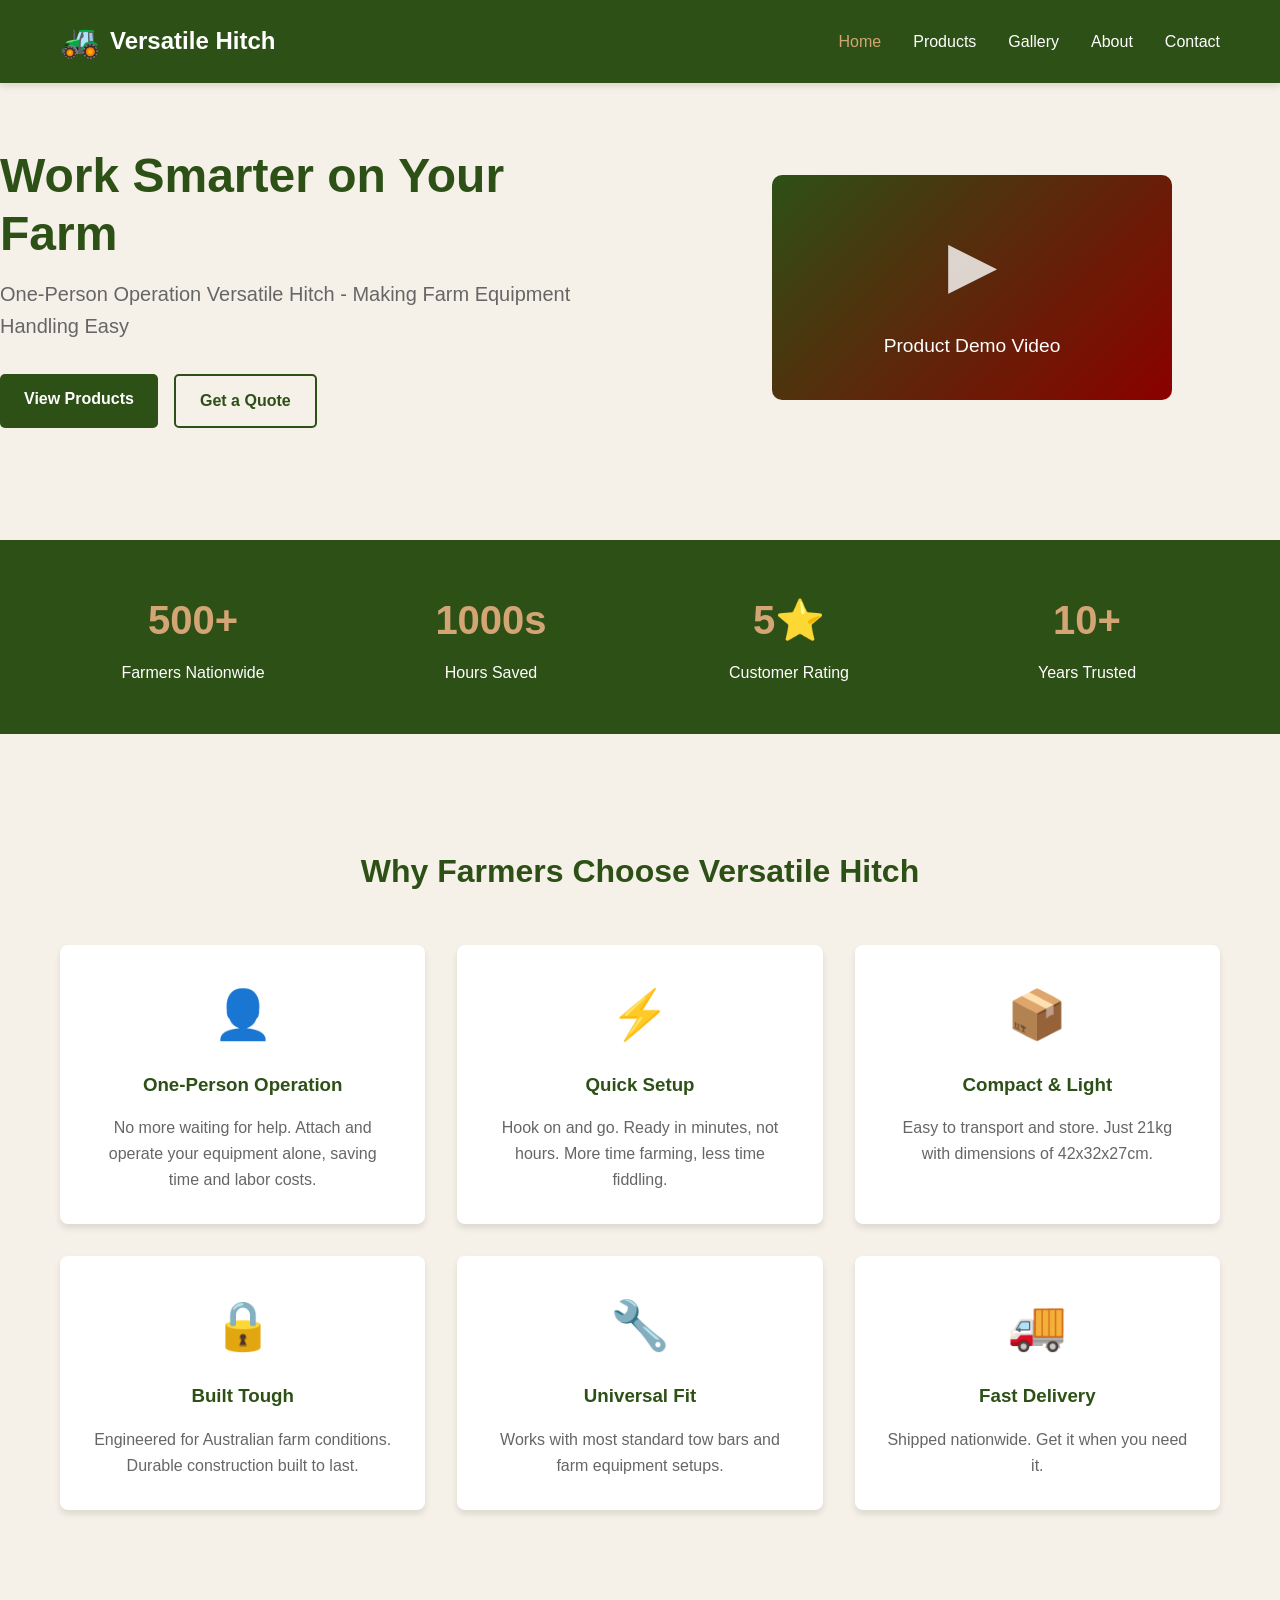
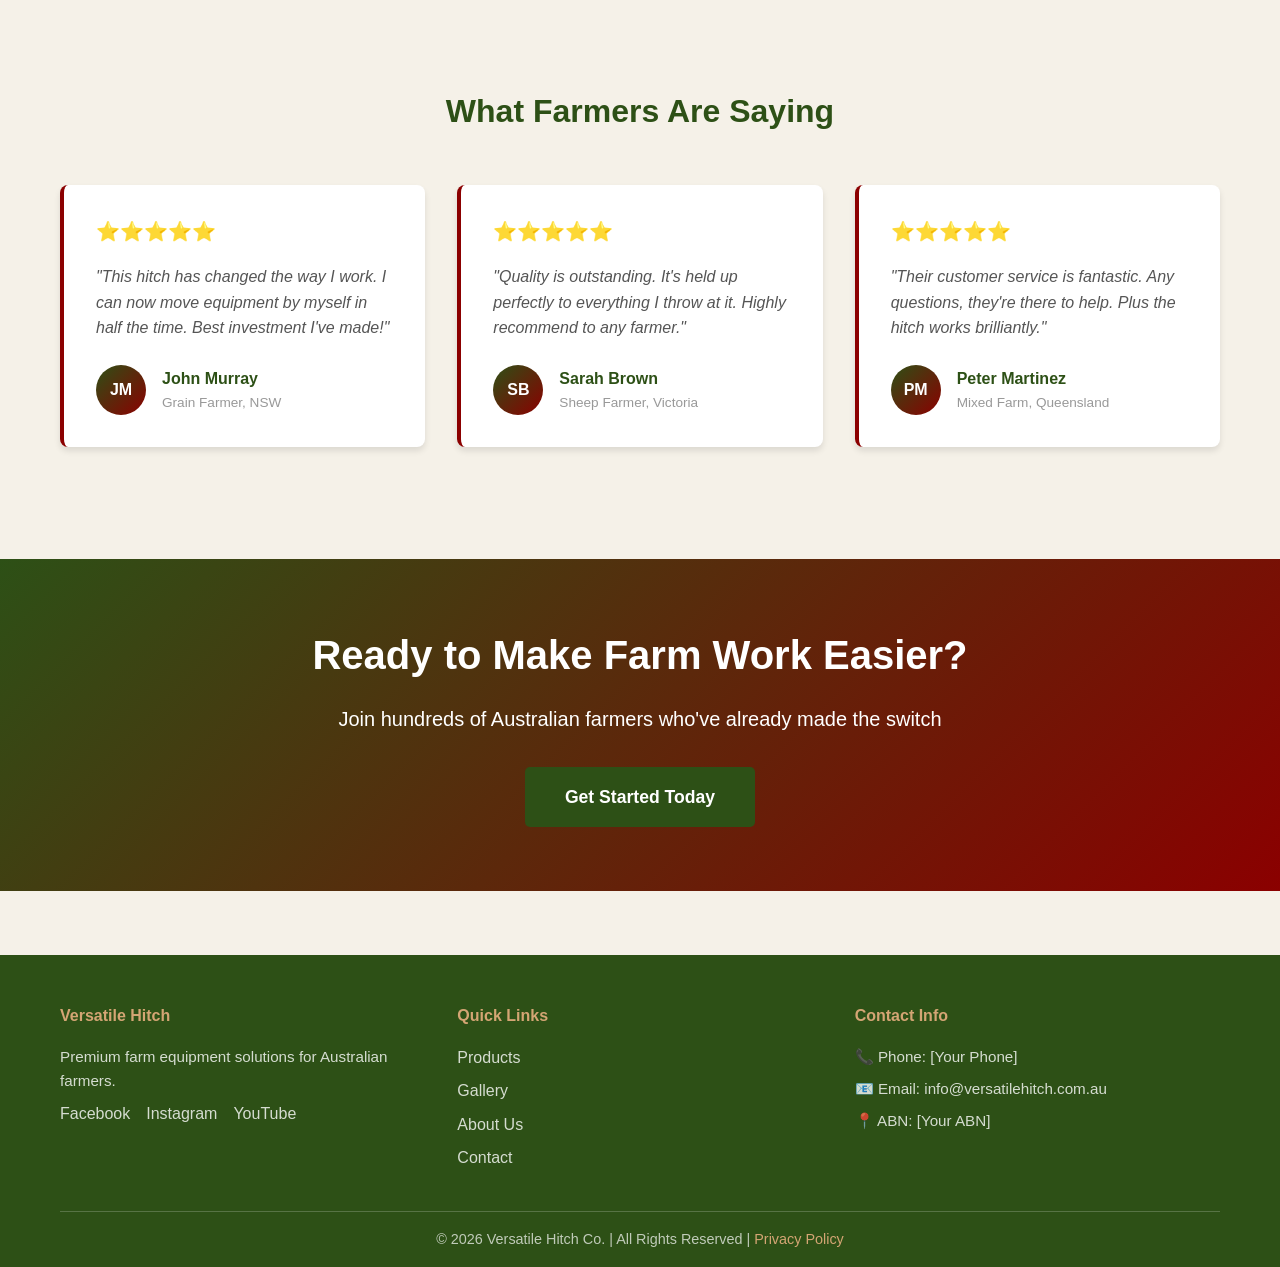
<file: index.html>
<!DOCTYPE html>
<html lang="en">
<head>
    <meta charset="UTF-8">
    <meta name="viewport" content="width=device-width, initial-scale=1.0">
    <meta name="description" content="Versatile Hitch Solutions - Premium Farm Equipment for Australian Farmers">
    <meta name="keywords" content="hitch, farm equipment, versatile hitch, easy hitch, Australia, farming">
    <title>Versatile Hitch Solutions | Premium Farm Equipment</title>
    <link rel="stylesheet" href="styles.css">
</head>
<body>
    <!-- Navigation -->
    <nav class="navbar">
        <div class="container">
            <div class="logo">
                <span class="logo-icon">🚜</span>
                <span class="logo-text">Versatile Hitch</span>
            </div>
            <ul class="nav-links">
                <li><a href="index.html" class="active">Home</a></li>
                <li><a href="products.html">Products</a></li>
                <li><a href="gallery.html">Gallery</a></li>
                <li><a href="about.html">About</a></li>
                <li><a href="contact.html">Contact</a></li>
            </ul>
            <div class="hamburger">
                <span></span>
                <span></span>
                <span></span>
            </div>
        </div>
    </nav>

    <!-- Hero Section -->
    <section class="hero">
        <div class="hero-content">
            <h1>Work Smarter on Your Farm</h1>
            <p>One-Person Operation Versatile Hitch - Making Farm Equipment Handling Easy</p>
            <div class="hero-buttons">
                <a href="products.html" class="btn btn-primary">View Products</a>
                <a href="contact.html" class="btn btn-secondary">Get a Quote</a>
            </div>
        </div>
        <div class="hero-video">
            <div class="video-placeholder">
                <div class="play-button">▶</div>
                <p>Product Demo Video</p>
            </div>
        </div>
    </section>

    <!-- Quick Stats -->
    <section class="stats">
        <div class="container">
            <div class="stat-card">
                <h3>500+</h3>
                <p>Farmers Nationwide</p>
            </div>
            <div class="stat-card">
                <h3>1000s</h3>
                <p>Hours Saved</p>
            </div>
            <div class="stat-card">
                <h3>5⭐</h3>
                <p>Customer Rating</p>
            </div>
            <div class="stat-card">
                <h3>10+</h3>
                <p>Years Trusted</p>
            </div>
        </div>
    </section>

    <!-- Features Overview -->
    <section class="features-overview">
        <div class="container">
            <h2>Why Farmers Choose Versatile Hitch</h2>
            <div class="features-grid">
                <div class="feature-card">
                    <div class="feature-icon">👤</div>
                    <h3>One-Person Operation</h3>
                    <p>No more waiting for help. Attach and operate your equipment alone, saving time and labor costs.</p>
                </div>
                <div class="feature-card">
                    <div class="feature-icon">⚡</div>
                    <h3>Quick Setup</h3>
                    <p>Hook on and go. Ready in minutes, not hours. More time farming, less time fiddling.</p>
                </div>
                <div class="feature-card">
                    <div class="feature-icon">📦</div>
                    <h3>Compact & Light</h3>
                    <p>Easy to transport and store. Just 21kg with dimensions of 42x32x27cm.</p>
                </div>
                <div class="feature-card">
                    <div class="feature-icon">🔒</div>
                    <h3>Built Tough</h3>
                    <p>Engineered for Australian farm conditions. Durable construction built to last.</p>
                </div>
                <div class="feature-card">
                    <div class="feature-icon">🔧</div>
                    <h3>Universal Fit</h3>
                    <p>Works with most standard tow bars and farm equipment setups.</p>
                </div>
                <div class="feature-card">
                    <div class="feature-icon">🚚</div>
                    <h3>Fast Delivery</h3>
                    <p>Shipped nationwide. Get it when you need it.</p>
                </div>
            </div>
        </div>
    </section>

    <!-- Testimonials -->
    <section class="testimonials">
        <div class="container">
            <h2>What Farmers Are Saying</h2>
            <div class="testimonials-grid">
                <div class="testimonial-card">
                    <div class="stars">⭐⭐⭐⭐⭐</div>
                    <p>"This hitch has changed the way I work. I can now move equipment by myself in half the time. Best investment I've made!"</p>
                    <div class="testimonial-author">
                        <div class="author-avatar">JM</div>
                        <div>
                            <h4>John Murray</h4>
                            <p>Grain Farmer, NSW</p>
                        </div>
                    </div>
                </div>
                <div class="testimonial-card">
                    <div class="stars">⭐⭐⭐⭐⭐</div>
                    <p>"Quality is outstanding. It's held up perfectly to everything I throw at it. Highly recommend to any farmer."</p>
                    <div class="testimonial-author">
                        <div class="author-avatar">SB</div>
                        <div>
                            <h4>Sarah Brown</h4>
                            <p>Sheep Farmer, Victoria</p>
                        </div>
                    </div>
                </div>
                <div class="testimonial-card">
                    <div class="stars">⭐⭐⭐⭐⭐</div>
                    <p>"Their customer service is fantastic. Any questions, they're there to help. Plus the hitch works brilliantly."</p>
                    <div class="testimonial-author">
                        <div class="author-avatar">PM</div>
                        <div>
                            <h4>Peter Martinez</h4>
                            <p>Mixed Farm, Queensland</p>
                        </div>
                    </div>
                </div>
            </div>
        </div>
    </section>

    <!-- CTA Section -->
    <section class="cta-section">
        <div class="container">
            <h2>Ready to Make Farm Work Easier?</h2>
            <p>Join hundreds of Australian farmers who've already made the switch</p>
            <a href="contact.html" class="btn btn-large">Get Started Today</a>
        </div>
    </section>

    <!-- Footer -->
    <footer class="footer">
        <div class="container">
            <div class="footer-content">
                <div class="footer-section">
                    <h4>Versatile Hitch</h4>
                    <p>Premium farm equipment solutions for Australian farmers.</p>
                    <div class="social-links">
                        <a href="#">Facebook</a>
                        <a href="#">Instagram</a>
                        <a href="#">YouTube</a>
                    </div>
                </div>
                <div class="footer-section">
                    <h4>Quick Links</h4>
                    <ul>
                        <li><a href="products.html">Products</a></li>
                        <li><a href="gallery.html">Gallery</a></li>
                        <li><a href="about.html">About Us</a></li>
                        <li><a href="contact.html">Contact</a></li>
                    </ul>
                </div>
                <div class="footer-section">
                    <h4>Contact Info</h4>
                    <p>📞 Phone: [Your Phone]</p>
                    <p>📧 Email: info@versatilehitch.com.au</p>
                    <p>📍 ABN: [Your ABN]</p>
                </div>
            </div>
            <div class="footer-bottom">
                <p>&copy; 2026 Versatile Hitch Co. | All Rights Reserved | <a href="#">Privacy Policy</a></p>
            </div>
        </div>
    </footer>

    <script src="scripts.js"></script>
</body>
</html>
</file>
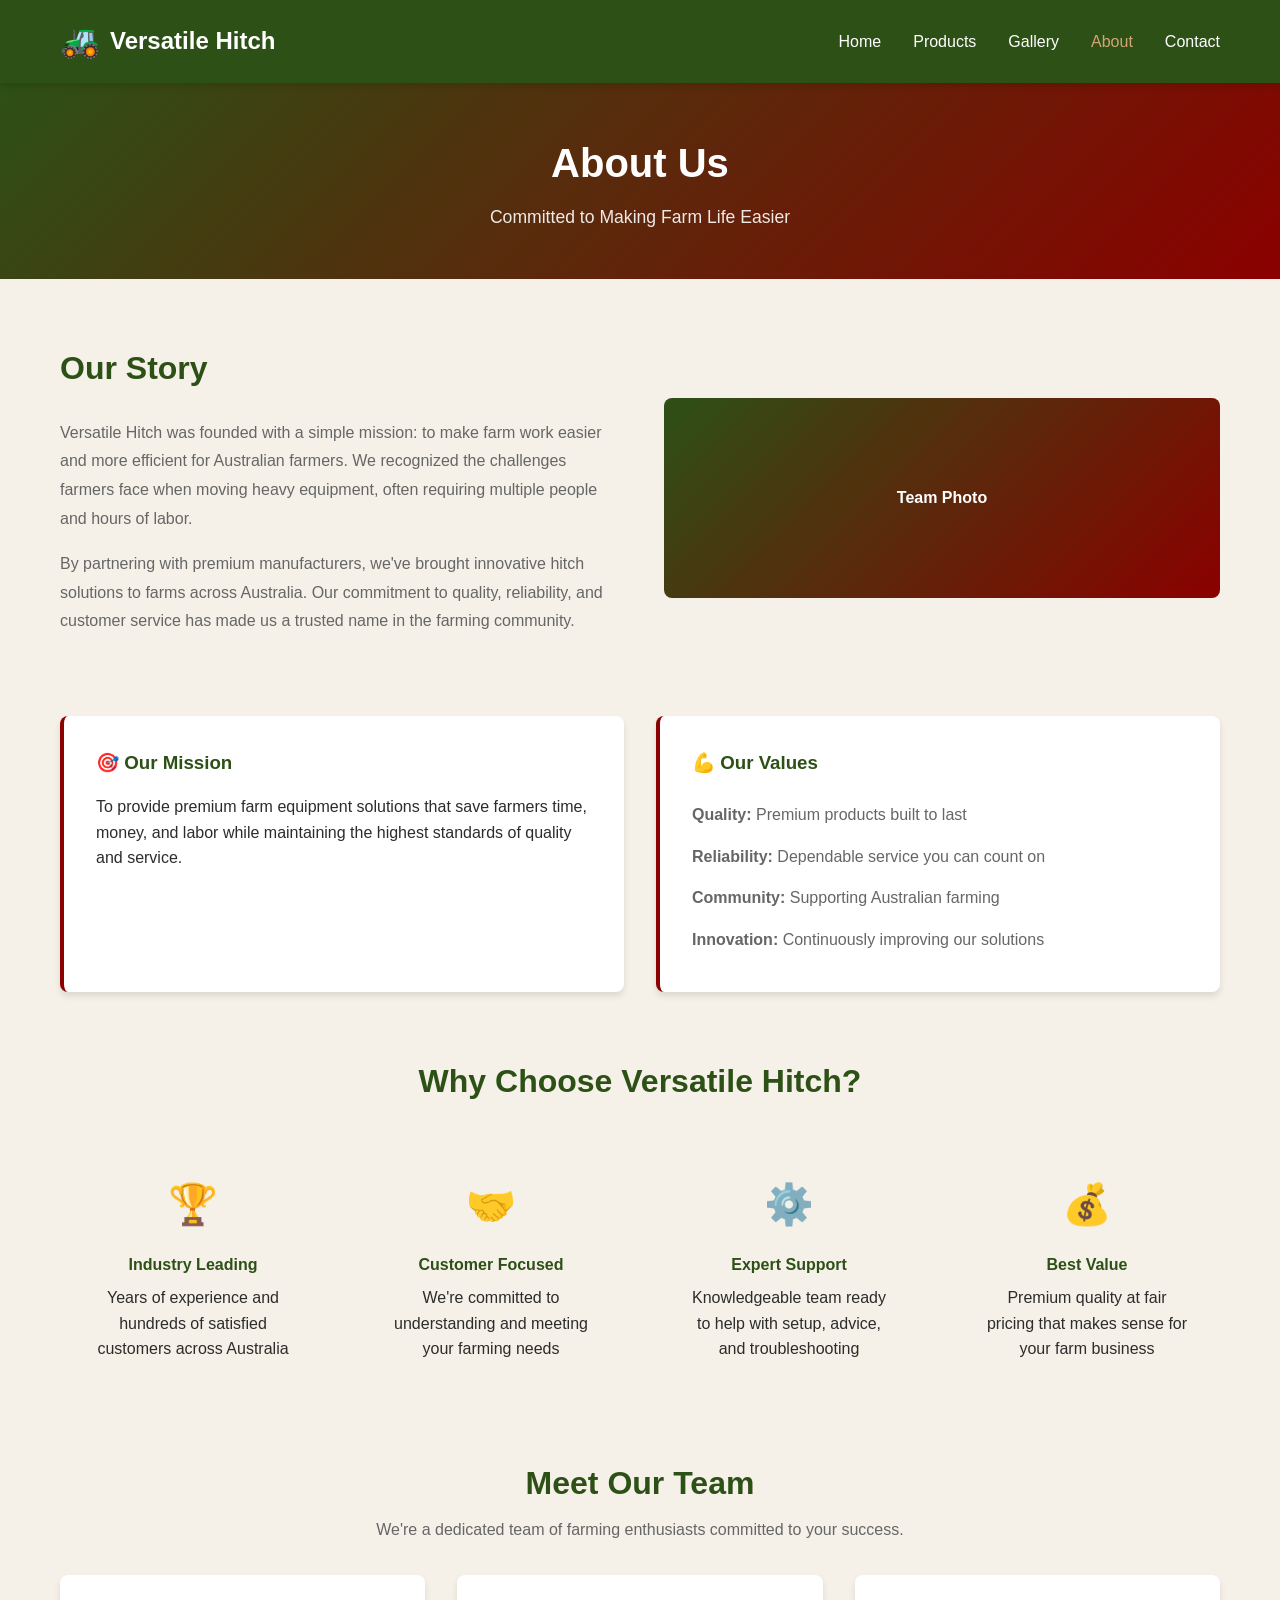
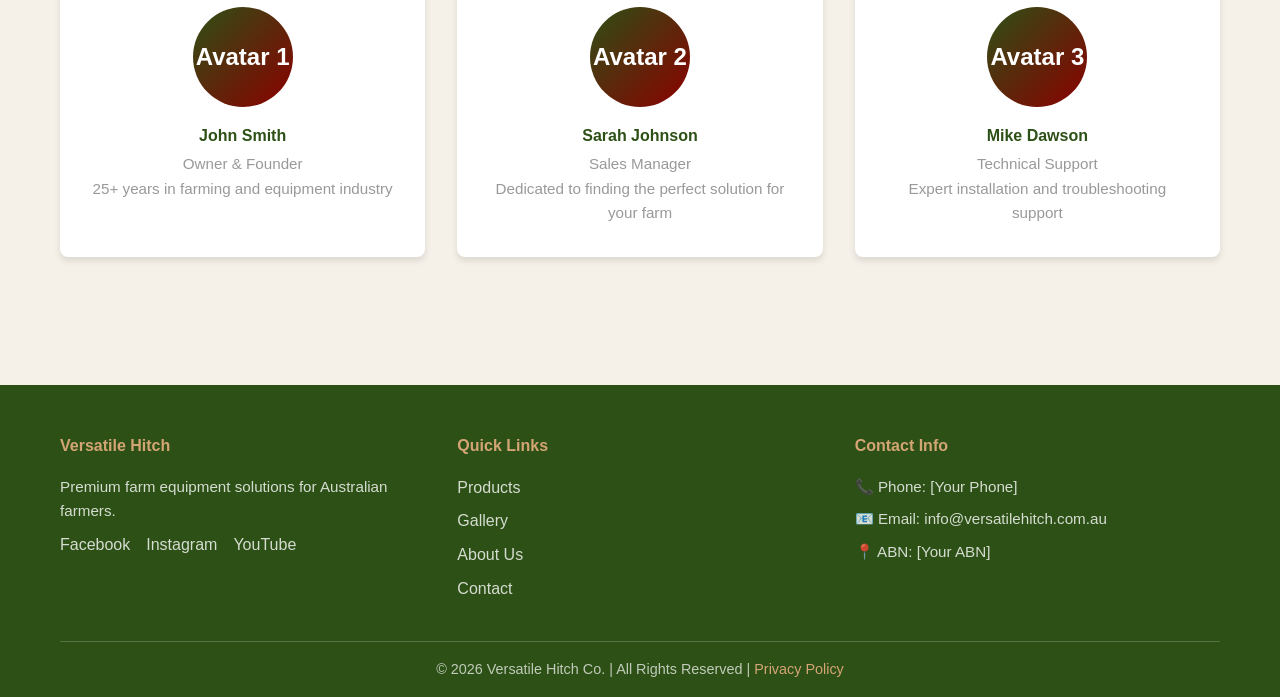
<file: about.html>
<!DOCTYPE html>
<html lang="en">
<head>
    <meta charset="UTF-8">
    <meta name="viewport" content="width=device-width, initial-scale=1.0">
    <meta name="description" content="About Versatile Hitch - Your Trusted Farm Equipment Partner">
    <title>About | Versatile Hitch Solutions</title>
    <link rel="stylesheet" href="styles.css">
</head>
<body>
    <!-- Navigation -->
    <nav class="navbar">
        <div class="container">
            <div class="logo">
                <span class="logo-icon">🚜</span>
                <span class="logo-text">Versatile Hitch</span>
            </div>
            <ul class="nav-links">
                <li><a href="index.html">Home</a></li>
                <li><a href="products.html">Products</a></li>
                <li><a href="gallery.html">Gallery</a></li>
                <li><a href="about.html" class="active">About</a></li>
                <li><a href="contact.html">Contact</a></li>
            </ul>
            <div class="hamburger">
                <span></span>
                <span></span>
                <span></span>
            </div>
        </div>
    </nav>

    <!-- Page Header -->
    <section class="page-header">
        <div class="container">
            <h1>About Us</h1>
            <p>Committed to Making Farm Life Easier</p>
        </div>
    </section>

    <!-- About Content -->
    <section class="about-section">
        <div class="container">
            <!-- Story -->
            <div class="about-content">
                <div class="about-text">
                    <h2>Our Story</h2>
                    <p>Versatile Hitch was founded with a simple mission: to make farm work easier and more efficient for Australian farmers. We recognized the challenges farmers face when moving heavy equipment, often requiring multiple people and hours of labor.</p>
                    <p>By partnering with premium manufacturers, we've brought innovative hitch solutions to farms across Australia. Our commitment to quality, reliability, and customer service has made us a trusted name in the farming community.</p>
                </div>
                <div class="about-image">
                    <div class="image-placeholder">Team Photo</div>
                </div>
            </div>

            <!-- Mission & Values -->
            <div class="mission-values">
                <div class="value-card">
                    <h3>🎯 Our Mission</h3>
                    <p>To provide premium farm equipment solutions that save farmers time, money, and labor while maintaining the highest standards of quality and service.</p>
                </div>
                <div class="value-card">
                    <h3>💪 Our Values</h3>
                    <ul>
                        <li><strong>Quality:</strong> Premium products built to last</li>
                        <li><strong>Reliability:</strong> Dependable service you can count on</li>
                        <li><strong>Community:</strong> Supporting Australian farming</li>
                        <li><strong>Innovation:</strong> Continuously improving our solutions</li>
                    </ul>
                </div>
            </div>

            <!-- Why Choose Us -->
            <div class="why-section">
                <h2>Why Choose Versatile Hitch?</h2>
                <div class="why-grid">
                    <div class="why-card">
                        <div class="why-icon">🏆</div>
                        <h4>Industry Leading</h4>
                        <p>Years of experience and hundreds of satisfied customers across Australia</p>
                    </div>
                    <div class="why-card">
                        <div class="why-icon">🤝</div>
                        <h4>Customer Focused</h4>
                        <p>We're committed to understanding and meeting your farming needs</p>
                    </div>
                    <div class="why-card">
                        <div class="why-icon">⚙️</div>
                        <h4>Expert Support</h4>
                        <p>Knowledgeable team ready to help with setup, advice, and troubleshooting</p>
                    </div>
                    <div class="why-card">
                        <div class="why-icon">💰</div>
                        <h4>Best Value</h4>
                        <p>Premium quality at fair pricing that makes sense for your farm business</p>
                    </div>
                </div>
            </div>

            <!-- Team -->
            <div class="team-section">
                <h2>Meet Our Team</h2>
                <p>We're a dedicated team of farming enthusiasts committed to your success.</p>
                <div class="team-grid">
                    <div class="team-member">
                        <div class="member-avatar">Avatar 1</div>
                        <h4>John Smith</h4>
                        <p>Owner & Founder</p>
                        <p class="bio">25+ years in farming and equipment industry</p>
                    </div>
                    <div class="team-member">
                        <div class="member-avatar">Avatar 2</div>
                        <h4>Sarah Johnson</h4>
                        <p>Sales Manager</p>
                        <p class="bio">Dedicated to finding the perfect solution for your farm</p>
                    </div>
                    <div class="team-member">
                        <div class="member-avatar">Avatar 3</div>
                        <h4>Mike Dawson</h4>
                        <p>Technical Support</p>
                        <p class="bio">Expert installation and troubleshooting support</p>
                    </div>
                </div>
            </div>
        </div>
    </section>

    <!-- Footer -->
    <footer class="footer">
        <div class="container">
            <div class="footer-content">
                <div class="footer-section">
                    <h4>Versatile Hitch</h4>
                    <p>Premium farm equipment solutions for Australian farmers.</p>
                    <div class="social-links">
                        <a href="#">Facebook</a>
                        <a href="#">Instagram</a>
                        <a href="#">YouTube</a>
                    </div>
                </div>
                <div class="footer-section">
                    <h4>Quick Links</h4>
                    <ul>
                        <li><a href="products.html">Products</a></li>
                        <li><a href="gallery.html">Gallery</a></li>
                        <li><a href="about.html">About Us</a></li>
                        <li><a href="contact.html">Contact</a></li>
                    </ul>
                </div>
                <div class="footer-section">
                    <h4>Contact Info</h4>
                    <p>📞 Phone: [Your Phone]</p>
                    <p>📧 Email: info@versatilehitch.com.au</p>
                    <p>📍 ABN: [Your ABN]</p>
                </div>
            </div>
            <div class="footer-bottom">
                <p>&copy; 2026 Versatile Hitch Co. | All Rights Reserved | <a href="#">Privacy Policy</a></p>
            </div>
        </div>
    </footer>

    <script src="scripts.js"></script>
</body>
</html>
</file>
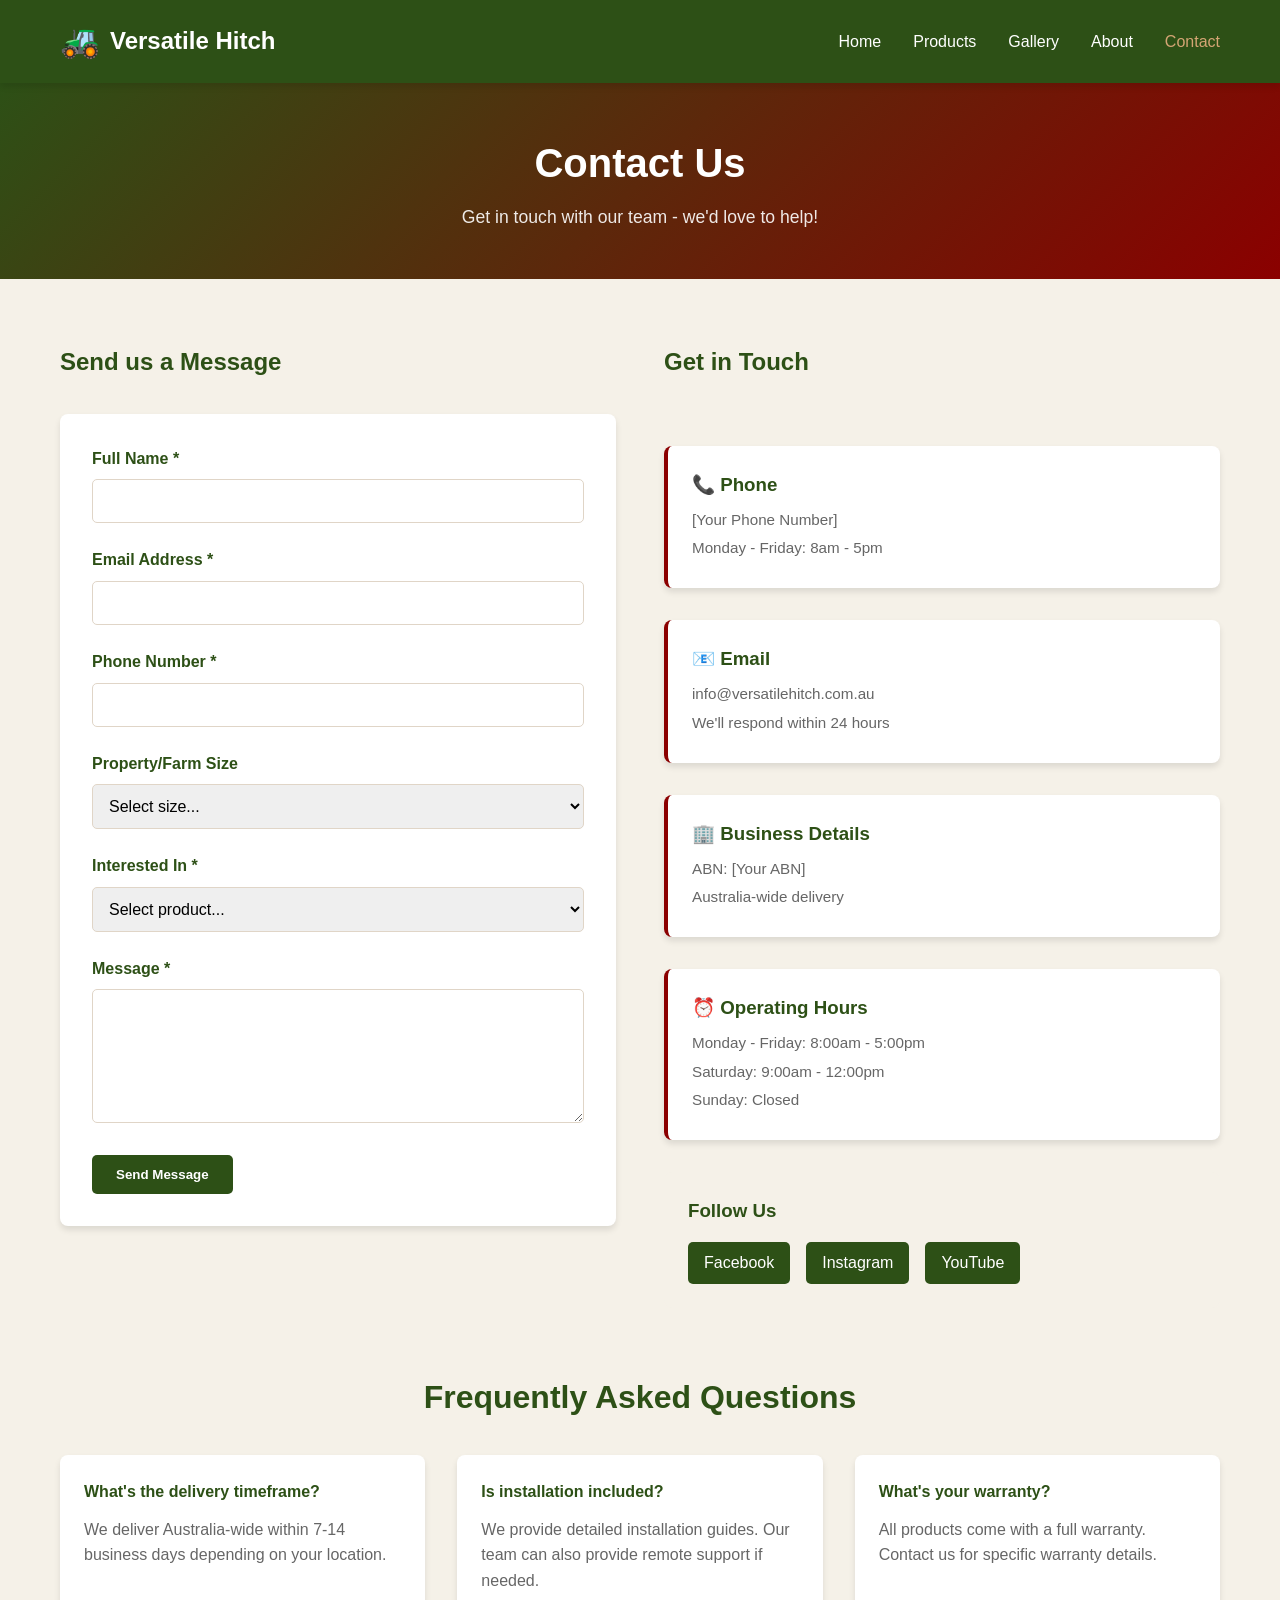
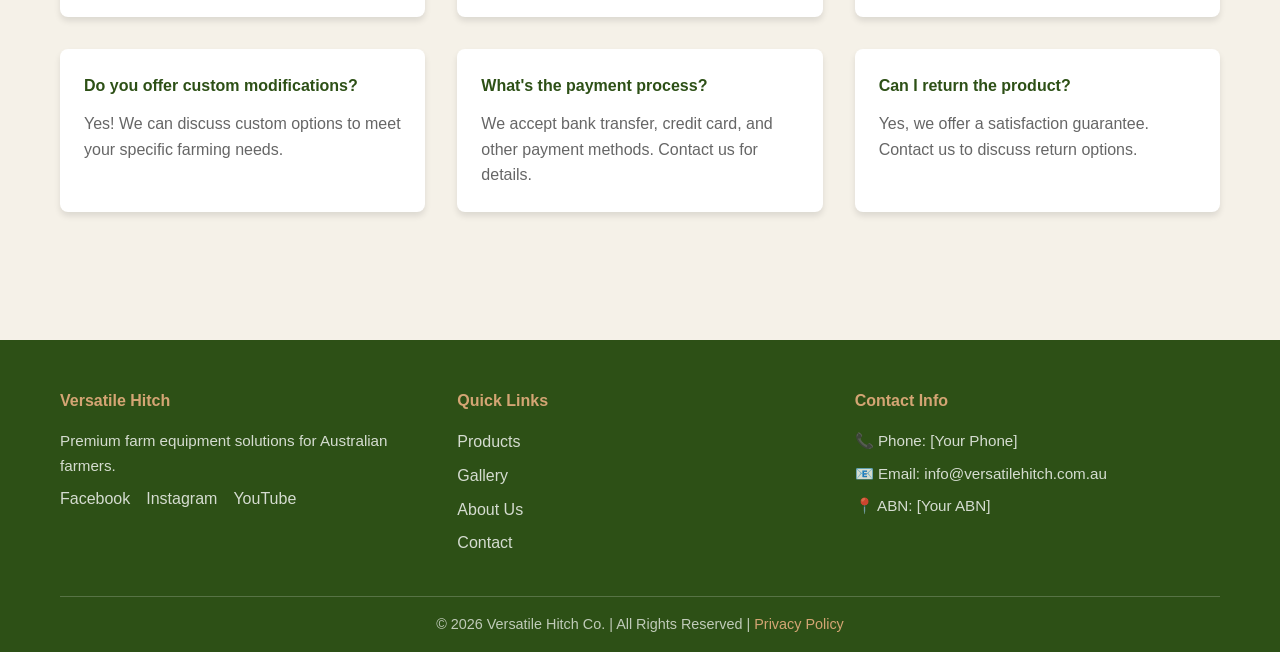
<file: contact.html>
<!DOCTYPE html>
<html lang="en">
<head>
    <meta charset="UTF-8">
    <meta name="viewport" content="width=device-width, initial-scale=1.0">
    <meta name="description" content="Contact Versatile Hitch - Get Your Quote Today">
    <title>Contact | Versatile Hitch Solutions</title>
    <link rel="stylesheet" href="styles.css">
</head>
<body>
    <!-- Navigation -->
    <nav class="navbar">
        <div class="container">
            <div class="logo">
                <span class="logo-icon">🚜</span>
                <span class="logo-text">Versatile Hitch</span>
            </div>
            <ul class="nav-links">
                <li><a href="index.html">Home</a></li>
                <li><a href="products.html">Products</a></li>
                <li><a href="gallery.html">Gallery</a></li>
                <li><a href="about.html">About</a></li>
                <li><a href="contact.html" class="active">Contact</a></li>
            </ul>
            <div class="hamburger">
                <span></span>
                <span></span>
                <span></span>
            </div>
        </div>
    </nav>

    <!-- Page Header -->
    <section class="page-header">
        <div class="container">
            <h1>Contact Us</h1>
            <p>Get in touch with our team - we'd love to help!</p>
        </div>
    </section>

    <!-- Contact Section -->
    <section class="contact-section">
        <div class="container">
            <div class="contact-wrapper">
                <!-- Contact Form -->
                <div class="contact-form-container">
                    <h2>Send us a Message</h2>
                    <form class="contact-form" id="contactForm">
                        <div class="form-group">
                            <label for="name">Full Name *</label>
                            <input type="text" id="name" name="name" required>
                        </div>
                        <div class="form-group">
                            <label for="email">Email Address *</label>
                            <input type="email" id="email" name="email" required>
                        </div>
                        <div class="form-group">
                            <label for="phone">Phone Number *</label>
                            <input type="tel" id="phone" name="phone" required>
                        </div>
                        <div class="form-group">
                            <label for="property">Property/Farm Size</label>
                            <select id="property" name="property">
                                <option>Select size...</option>
                                <option>Small (0-50 hectares)</option>
                                <option>Medium (50-200 hectares)</option>
                                <option>Large (200-500 hectares)</option>
                                <option>Very Large (500+ hectares)</option>
                            </select>
                        </div>
                        <div class="form-group">
                            <label for="product">Interested In *</label>
                            <select id="product" name="product" required>
                                <option>Select product...</option>
                                <option>Standard Versatile Hitch (VH-3500)</option>
                                <option>Heavy-Duty Versatile Hitch (VH-5000)</option>
                                <option>Get more information</option>
                                <option>Schedule a demo</option>
                            </select>
                        </div>
                        <div class="form-group">
                            <label for="message">Message *</label>
                            <textarea id="message" name="message" rows="6" required></textarea>
                        </div>
                        <button type="submit" class="btn btn-primary">Send Message</button>
                    </form>
                    <div class="form-message" id="formMessage" style="display:none;"></div>
                </div>

                <!-- Contact Info -->
                <div class="contact-info-container">
                    <h2>Get in Touch</h2>
                    
                    <div class="contact-info-card">
                        <h3>📞 Phone</h3>
                        <p>[Your Phone Number]</p>
                        <p>Monday - Friday: 8am - 5pm</p>
                    </div>

                    <div class="contact-info-card">
                        <h3>📧 Email</h3>
                        <p>info@versatilehitch.com.au</p>
                        <p>We'll respond within 24 hours</p>
                    </div>

                    <div class="contact-info-card">
                        <h3>🏢 Business Details</h3>
                        <p>ABN: [Your ABN]</p>
                        <p>Australia-wide delivery</p>
                    </div>

                    <div class="contact-info-card">
                        <h3>⏰ Operating Hours</h3>
                        <p>Monday - Friday: 8:00am - 5:00pm</p>
                        <p>Saturday: 9:00am - 12:00pm</p>
                        <p>Sunday: Closed</p>
                    </div>

                    <div class="social-section">
                        <h3>Follow Us</h3>
                        <div class="social-buttons">
                            <a href="#" class="social-btn">Facebook</a>
                            <a href="#" class="social-btn">Instagram</a>
                            <a href="#" class="social-btn">YouTube</a>
                        </div>
                    </div>
                </div>
            </div>

            <!-- FAQs -->
            <div class="faq-section">
                <h2>Frequently Asked Questions</h2>
                <div class="faq-grid">
                    <div class="faq-item">
                        <h4>What's the delivery timeframe?</h4>
                        <p>We deliver Australia-wide within 7-14 business days depending on your location.</p>
                    </div>
                    <div class="faq-item">
                        <h4>Is installation included?</h4>
                        <p>We provide detailed installation guides. Our team can also provide remote support if needed.</p>
                    </div>
                    <div class="faq-item">
                        <h4>What's your warranty?</h4>
                        <p>All products come with a full warranty. Contact us for specific warranty details.</p>
                    </div>
                    <div class="faq-item">
                        <h4>Do you offer custom modifications?</h4>
                        <p>Yes! We can discuss custom options to meet your specific farming needs.</p>
                    </div>
                    <div class="faq-item">
                        <h4>What's the payment process?</h4>
                        <p>We accept bank transfer, credit card, and other payment methods. Contact us for details.</p>
                    </div>
                    <div class="faq-item">
                        <h4>Can I return the product?</h4>
                        <p>Yes, we offer a satisfaction guarantee. Contact us to discuss return options.</p>
                    </div>
                </div>
            </div>
        </div>
    </section>

    <!-- Footer -->
    <footer class="footer">
        <div class="container">
            <div class="footer-content">
                <div class="footer-section">
                    <h4>Versatile Hitch</h4>
                    <p>Premium farm equipment solutions for Australian farmers.</p>
                    <div class="social-links">
                        <a href="#">Facebook</a>
                        <a href="#">Instagram</a>
                        <a href="#">YouTube</a>
                    </div>
                </div>
                <div class="footer-section">
                    <h4>Quick Links</h4>
                    <ul>
                        <li><a href="products.html">Products</a></li>
                        <li><a href="gallery.html">Gallery</a></li>
                        <li><a href="about.html">About Us</a></li>
                        <li><a href="contact.html">Contact</a></li>
                    </ul>
                </div>
                <div class="footer-section">
                    <h4>Contact Info</h4>
                    <p>📞 Phone: [Your Phone]</p>
                    <p>📧 Email: info@versatilehitch.com.au</p>
                    <p>📍 ABN: [Your ABN]</p>
                </div>
            </div>
            <div class="footer-bottom">
                <p>&copy; 2026 Versatile Hitch Co. | All Rights Reserved | <a href="#">Privacy Policy</a></p>
            </div>
        </div>
    </footer>

    <script src="scripts.js"></script>
</body>
</html>
</file>
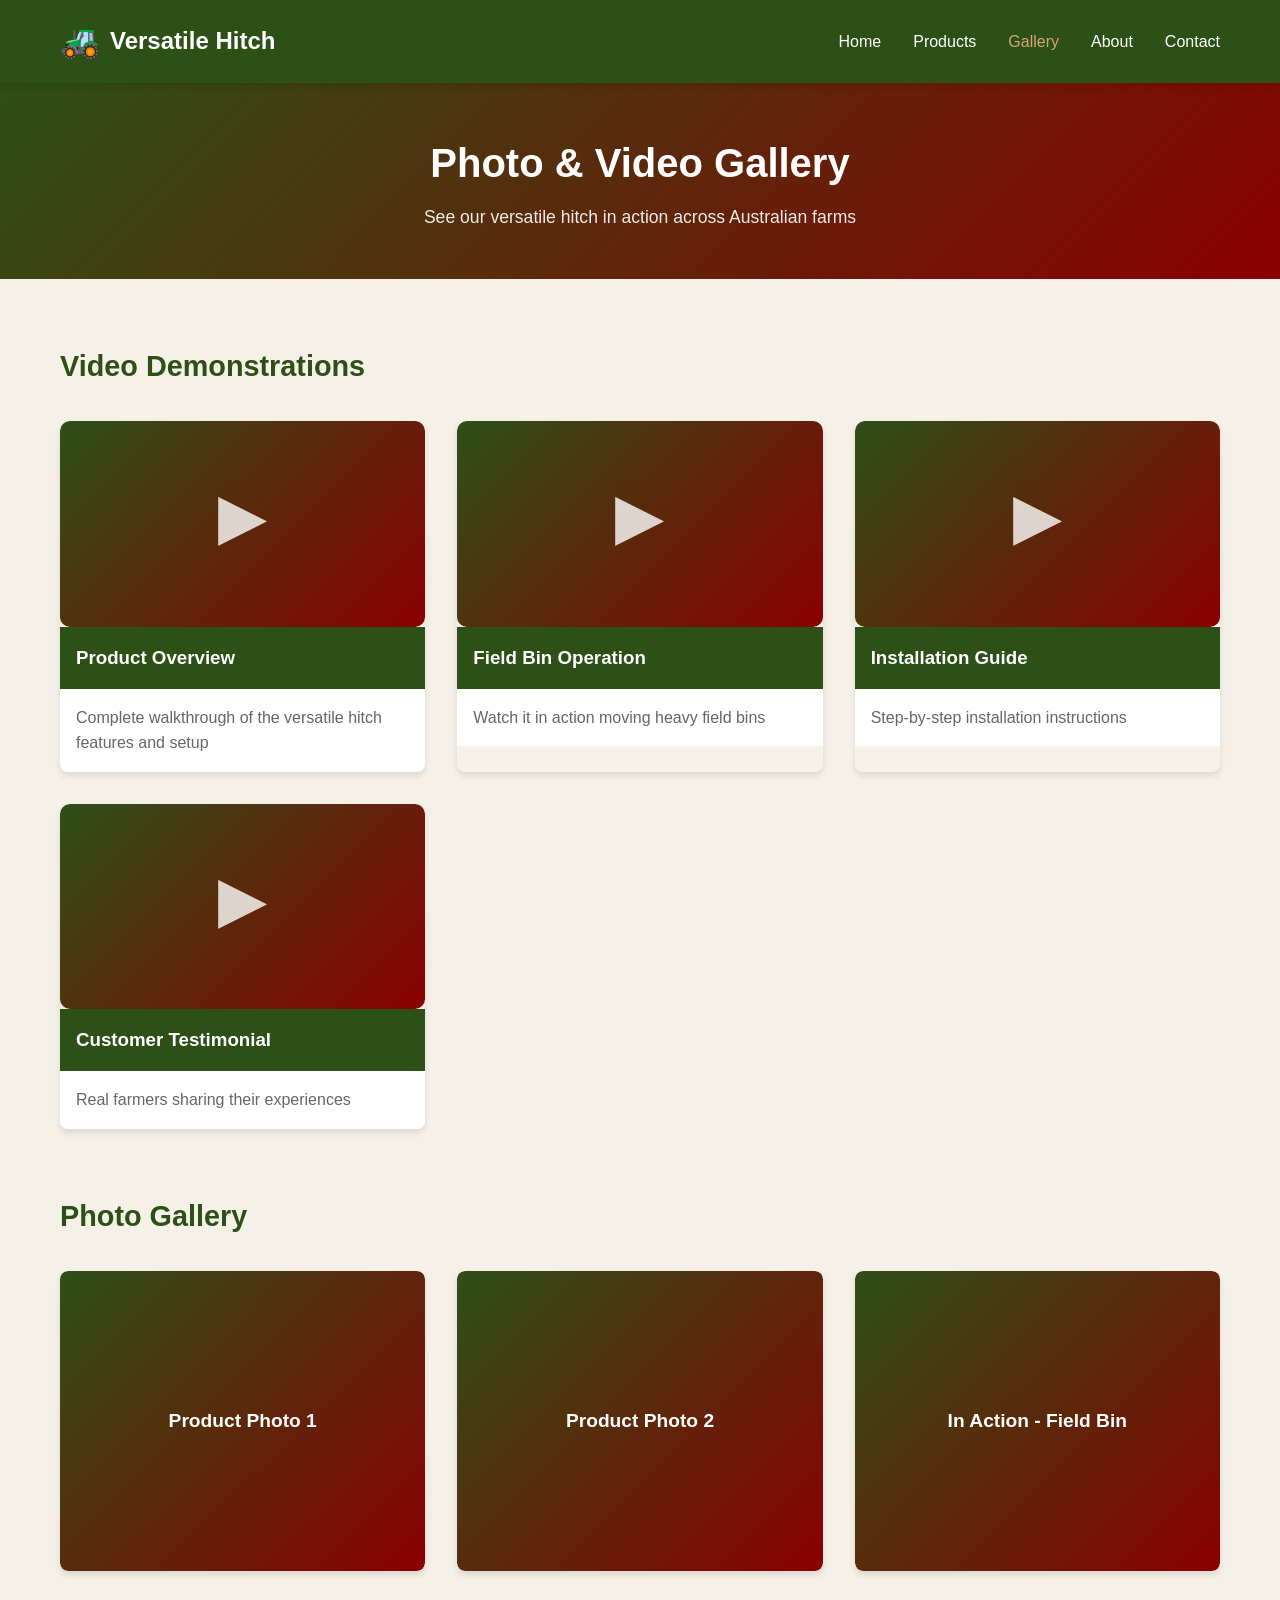
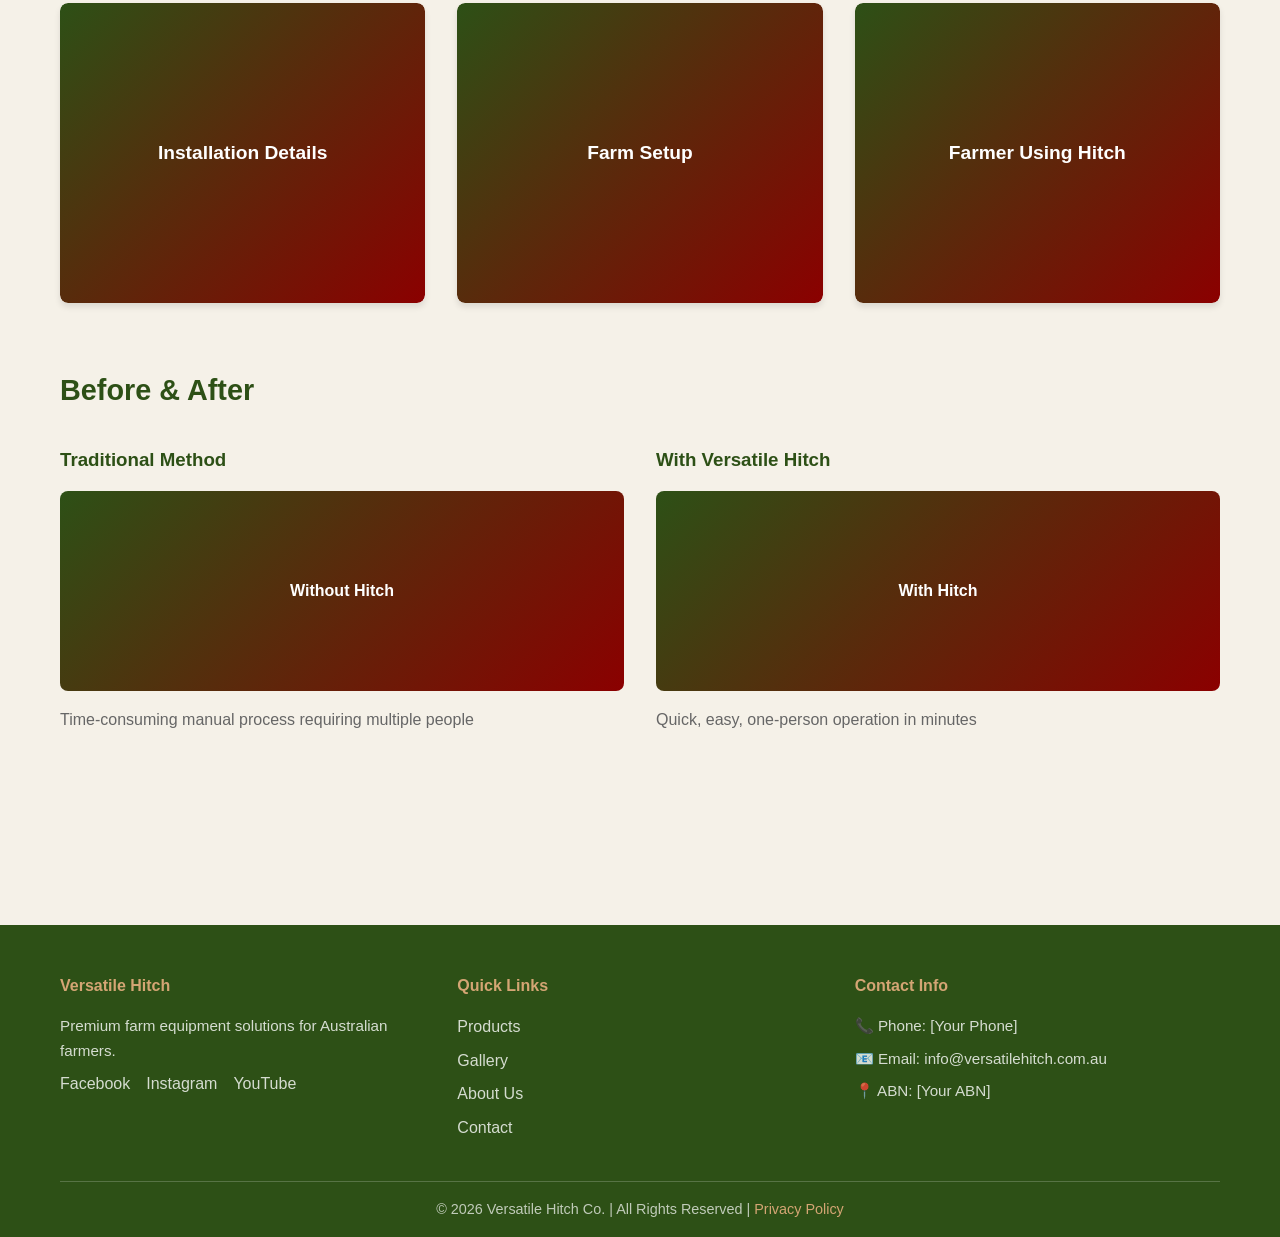
<file: gallery.html>
<!DOCTYPE html>
<html lang="en">
<head>
    <meta charset="UTF-8">
    <meta name="viewport" content="width=device-width, initial-scale=1.0">
    <meta name="description" content="Versatile Hitch Gallery - See Our Products in Action">
    <title>Gallery | Versatile Hitch Solutions</title>
    <link rel="stylesheet" href="styles.css">
</head>
<body>
    <!-- Navigation -->
    <nav class="navbar">
        <div class="container">
            <div class="logo">
                <span class="logo-icon">🚜</span>
                <span class="logo-text">Versatile Hitch</span>
            </div>
            <ul class="nav-links">
                <li><a href="index.html">Home</a></li>
                <li><a href="products.html">Products</a></li>
                <li><a href="gallery.html" class="active">Gallery</a></li>
                <li><a href="about.html">About</a></li>
                <li><a href="contact.html">Contact</a></li>
            </ul>
            <div class="hamburger">
                <span></span>
                <span></span>
                <span></span>
            </div>
        </div>
    </nav>

    <!-- Page Header -->
    <section class="page-header">
        <div class="container">
            <h1>Photo & Video Gallery</h1>
            <p>See our versatile hitch in action across Australian farms</p>
        </div>
    </section>

    <!-- Gallery Section -->
    <section class="gallery-section">
        <div class="container">
            <!-- Video Gallery -->
            <div class="gallery-category">
                <h2>Video Demonstrations</h2>
                <div class="videos-grid">
                    <div class="video-item">
                        <div class="video-placeholder">
                            <div class="play-button">▶</div>
                        </div>
                        <h3>Product Overview</h3>
                        <p>Complete walkthrough of the versatile hitch features and setup</p>
                    </div>
                    <div class="video-item">
                        <div class="video-placeholder">
                            <div class="play-button">▶</div>
                        </div>
                        <h3>Field Bin Operation</h3>
                        <p>Watch it in action moving heavy field bins</p>
                    </div>
                    <div class="video-item">
                        <div class="video-placeholder">
                            <div class="play-button">▶</div>
                        </div>
                        <h3>Installation Guide</h3>
                        <p>Step-by-step installation instructions</p>
                    </div>
                    <div class="video-item">
                        <div class="video-placeholder">
                            <div class="play-button">▶</div>
                        </div>
                        <h3>Customer Testimonial</h3>
                        <p>Real farmers sharing their experiences</p>
                    </div>
                </div>
            </div>

            <!-- Photo Gallery -->
            <div class="gallery-category">
                <h2>Photo Gallery</h2>
                <div class="photos-grid">
                    <div class="photo-item">
                        <div class="image-placeholder large">Product Photo 1</div>
                    </div>
                    <div class="photo-item">
                        <div class="image-placeholder large">Product Photo 2</div>
                    </div>
                    <div class="photo-item">
                        <div class="image-placeholder large">In Action - Field Bin</div>
                    </div>
                    <div class="photo-item">
                        <div class="image-placeholder large">Installation Details</div>
                    </div>
                    <div class="photo-item">
                        <div class="image-placeholder large">Farm Setup</div>
                    </div>
                    <div class="photo-item">
                        <div class="image-placeholder large">Farmer Using Hitch</div>
                    </div>
                </div>
            </div>

            <!-- Before & After -->
            <div class="gallery-category">
                <h2>Before & After</h2>
                <div class="before-after-grid">
                    <div class="before-after-item">
                        <h3>Traditional Method</h3>
                        <div class="image-placeholder">Without Hitch</div>
                        <p>Time-consuming manual process requiring multiple people</p>
                    </div>
                    <div class="before-after-item">
                        <h3>With Versatile Hitch</h3>
                        <div class="image-placeholder">With Hitch</div>
                        <p>Quick, easy, one-person operation in minutes</p>
                    </div>
                </div>
            </div>
        </div>
    </section>

    <!-- Footer -->
    <footer class="footer">
        <div class="container">
            <div class="footer-content">
                <div class="footer-section">
                    <h4>Versatile Hitch</h4>
                    <p>Premium farm equipment solutions for Australian farmers.</p>
                    <div class="social-links">
                        <a href="#">Facebook</a>
                        <a href="#">Instagram</a>
                        <a href="#">YouTube</a>
                    </div>
                </div>
                <div class="footer-section">
                    <h4>Quick Links</h4>
                    <ul>
                        <li><a href="products.html">Products</a></li>
                        <li><a href="gallery.html">Gallery</a></li>
                        <li><a href="about.html">About Us</a></li>
                        <li><a href="contact.html">Contact</a></li>
                    </ul>
                </div>
                <div class="footer-section">
                    <h4>Contact Info</h4>
                    <p>📞 Phone: [Your Phone]</p>
                    <p>📧 Email: info@versatilehitch.com.au</p>
                    <p>📍 ABN: [Your ABN]</p>
                </div>
            </div>
            <div class="footer-bottom">
                <p>&copy; 2026 Versatile Hitch Co. | All Rights Reserved | <a href="#">Privacy Policy</a></p>
            </div>
        </div>
    </footer>

    <script src="scripts.js"></script>
</body>
</html>
</file>
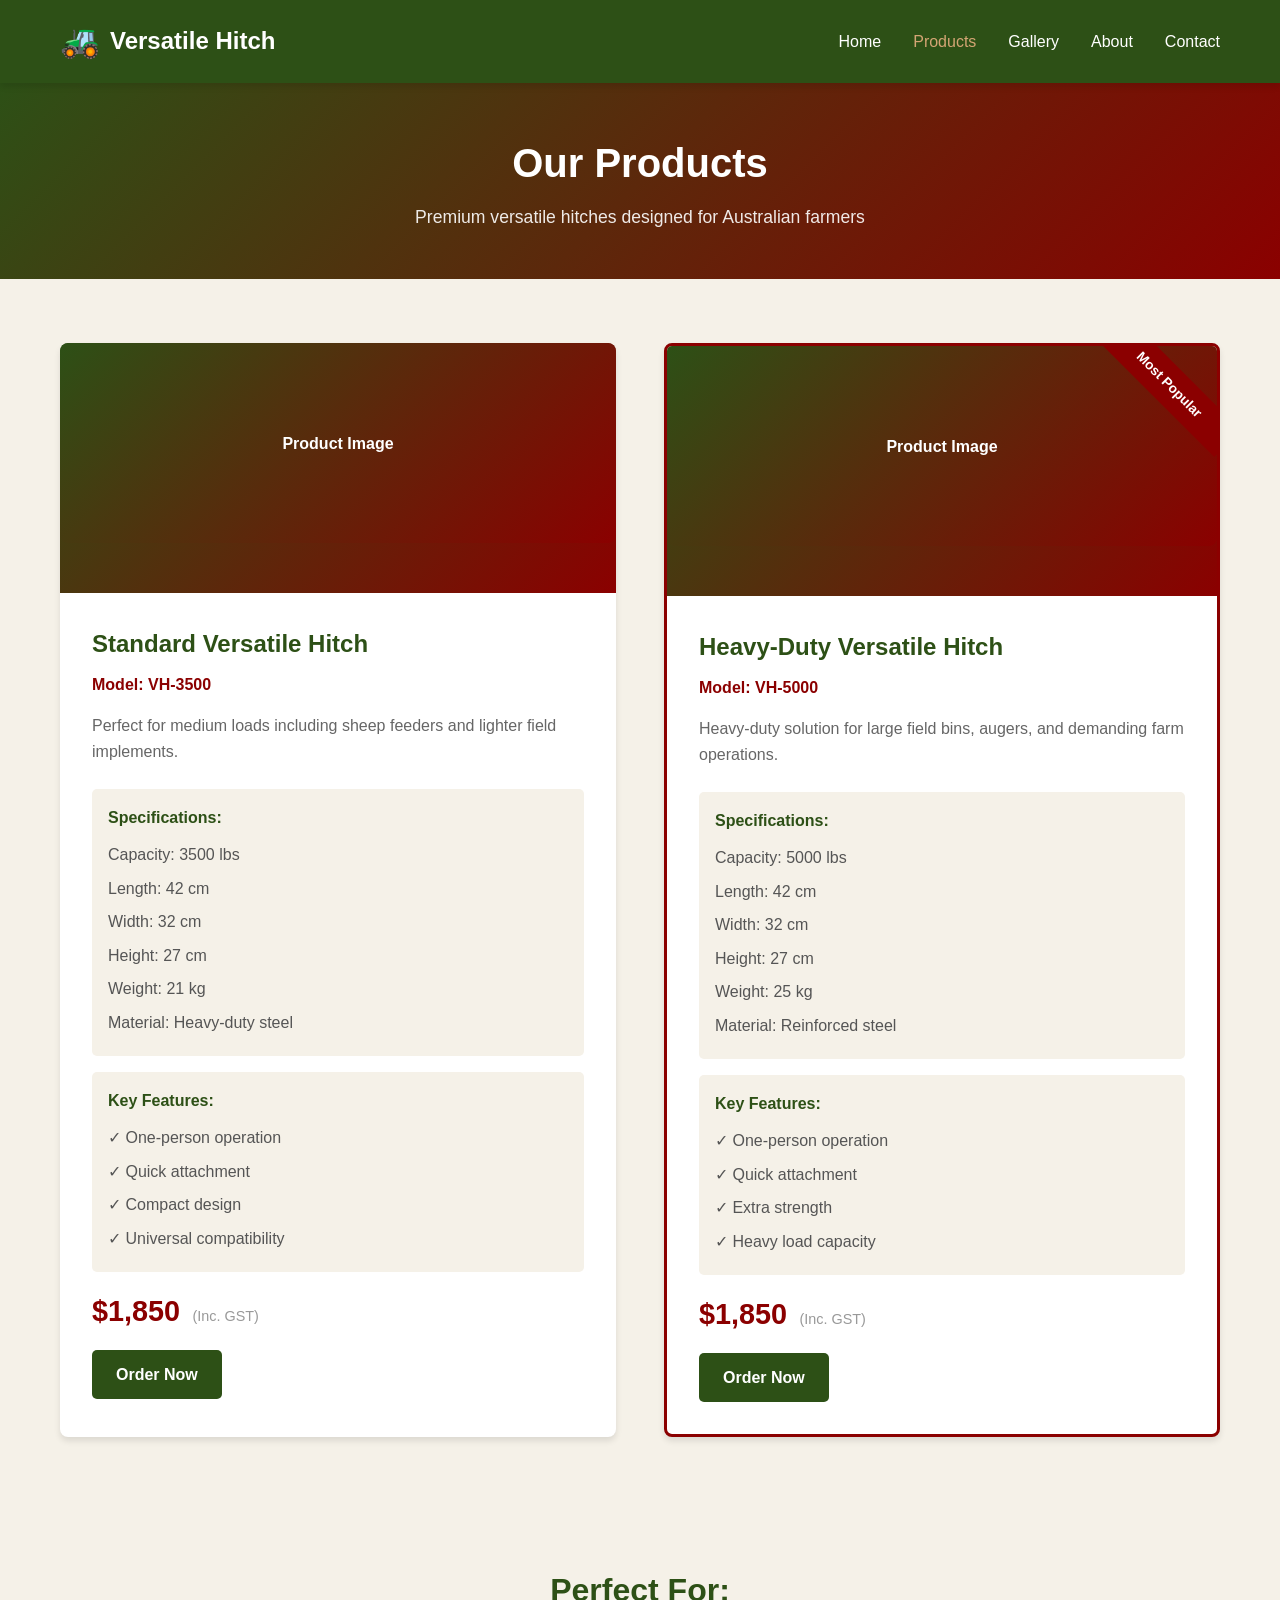
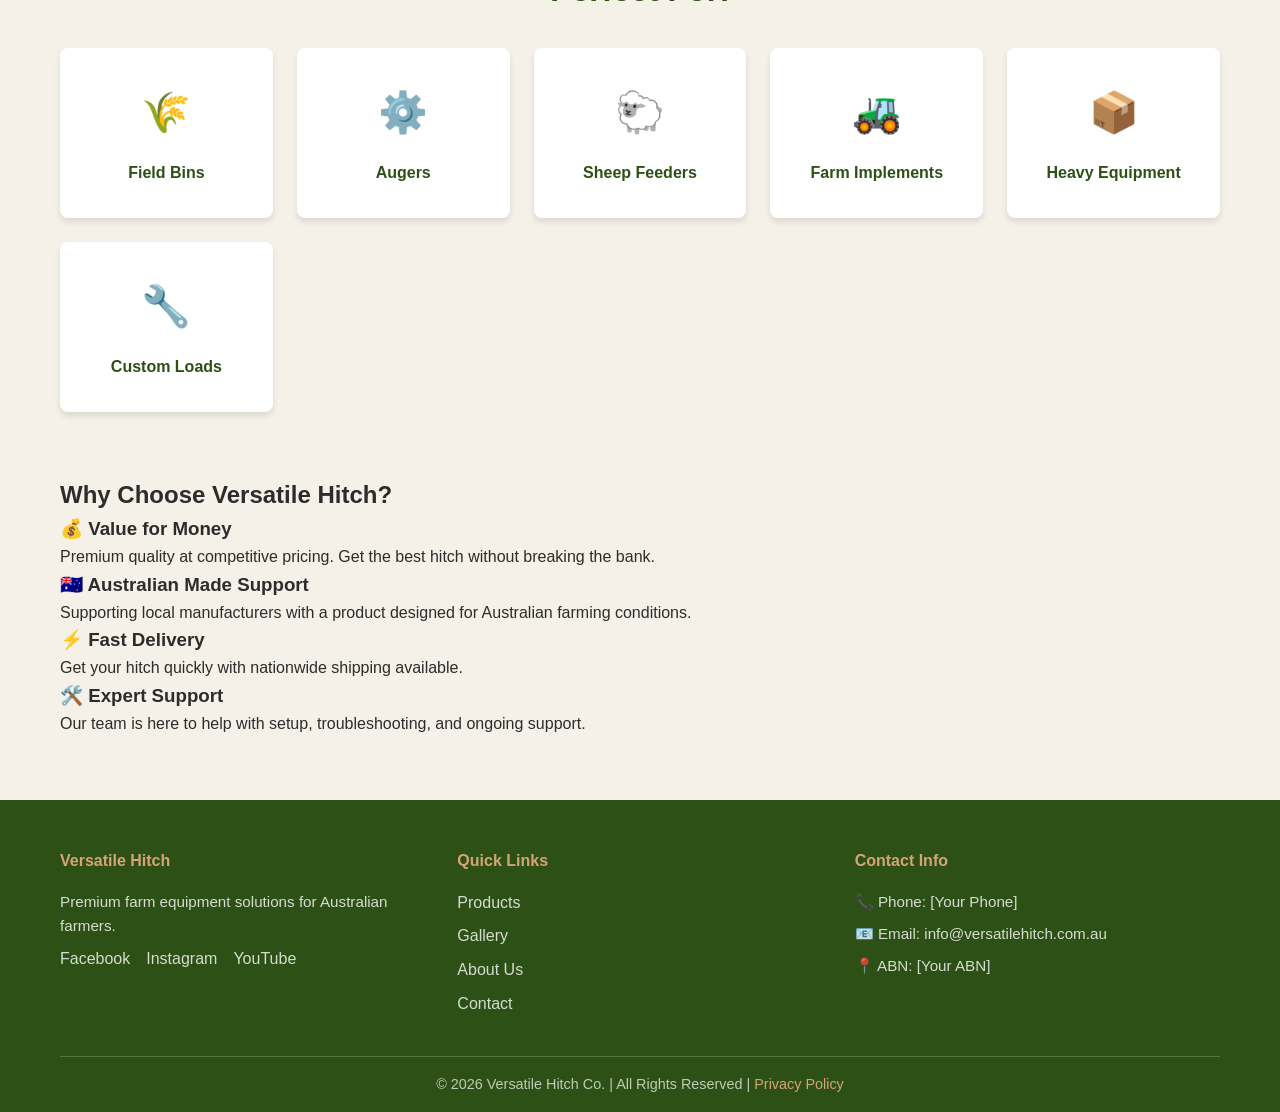
<file: products.html>
<!DOCTYPE html>
<html lang="en">
<head>
    <meta charset="UTF-8">
    <meta name="viewport" content="width=device-width, initial-scale=1.0">
    <meta name="description" content="Versatile Hitch Products - Premium Farm Equipment">
    <title>Products | Versatile Hitch Solutions</title>
    <link rel="stylesheet" href="styles.css">
</head>
<body>
    <!-- Navigation -->
    <nav class="navbar">
        <div class="container">
            <div class="logo">
                <span class="logo-icon">🚜</span>
                <span class="logo-text">Versatile Hitch</span>
            </div>
            <ul class="nav-links">
                <li><a href="index.html">Home</a></li>
                <li><a href="products.html" class="active">Products</a></li>
                <li><a href="gallery.html">Gallery</a></li>
                <li><a href="about.html">About</a></li>
                <li><a href="contact.html">Contact</a></li>
            </ul>
            <div class="hamburger">
                <span></span>
                <span></span>
                <span></span>
            </div>
        </div>
    </nav>

    <!-- Page Header -->
    <section class="page-header">
        <div class="container">
            <h1>Our Products</h1>
            <p>Premium versatile hitches designed for Australian farmers</p>
        </div>
    </section>

    <!-- Products Section -->
    <section class="products-section">
        <div class="container">
            <div class="products-grid">
                <!-- Product 1: Standard Model -->
                <div class="product-card">
                    <div class="product-image">
                        <div class="image-placeholder">Product Image</div>
                    </div>
                    <div class="product-info">
                        <h3>Standard Versatile Hitch</h3>
                        <p class="model">Model: VH-3500</p>
                        <p class="description">Perfect for medium loads including sheep feeders and lighter field implements.</p>
                        
                        <div class="specs">
                            <h4>Specifications:</h4>
                            <ul>
                                <li>Capacity: 3500 lbs</li>
                                <li>Length: 42 cm</li>
                                <li>Width: 32 cm</li>
                                <li>Height: 27 cm</li>
                                <li>Weight: 21 kg</li>
                                <li>Material: Heavy-duty steel</li>
                            </ul>
                        </div>

                        <div class="features-list">
                            <h4>Key Features:</h4>
                            <ul>
                                <li>✓ One-person operation</li>
                                <li>✓ Quick attachment</li>
                                <li>✓ Compact design</li>
                                <li>✓ Universal compatibility</li>
                            </ul>
                        </div>

                        <div class="product-footer">
                            <span class="price">$1,850</span>
                            <span class="gst-note">(Inc. GST)</span>
                        </div>
                        <a href="contact.html" class="btn btn-primary">Order Now</a>
                    </div>
                </div>

                <!-- Product 2: Heavy Duty Model -->
                <div class="product-card featured">
                    <div class="ribbon">Most Popular</div>
                    <div class="product-image">
                        <div class="image-placeholder">Product Image</div>
                    </div>
                    <div class="product-info">
                        <h3>Heavy-Duty Versatile Hitch</h3>
                        <p class="model">Model: VH-5000</p>
                        <p class="description">Heavy-duty solution for large field bins, augers, and demanding farm operations.</p>
                        
                        <div class="specs">
                            <h4>Specifications:</h4>
                            <ul>
                                <li>Capacity: 5000 lbs</li>
                                <li>Length: 42 cm</li>
                                <li>Width: 32 cm</li>
                                <li>Height: 27 cm</li>
                                <li>Weight: 25 kg</li>
                                <li>Material: Reinforced steel</li>
                            </ul>
                        </div>

                        <div class="features-list">
                            <h4>Key Features:</h4>
                            <ul>
                                <li>✓ One-person operation</li>
                                <li>✓ Quick attachment</li>
                                <li>✓ Extra strength</li>
                                <li>✓ Heavy load capacity</li>
                            </ul>
                        </div>

                        <div class="product-footer">
                            <span class="price">$1,850</span>
                            <span class="gst-note">(Inc. GST)</span>
                        </div>
                        <a href="contact.html" class="btn btn-primary">Order Now</a>
                    </div>
                </div>
            </div>
        </div>
    </section>

    <!-- Applications Section -->
    <section class="applications-section">
        <div class="container">
            <h2>Perfect For:</h2>
            <div class="applications-grid">
                <div class="app-card">
                    <div class="app-icon">🌾</div>
                    <h4>Field Bins</h4>
                </div>
                <div class="app-card">
                    <div class="app-icon">⚙️</div>
                    <h4>Augers</h4>
                </div>
                <div class="app-card">
                    <div class="app-icon">🐑</div>
                    <h4>Sheep Feeders</h4>
                </div>
                <div class="app-card">
                    <div class="app-icon">🚜</div>
                    <h4>Farm Implements</h4>
                </div>
                <div class="app-card">
                    <div class="app-icon">📦</div>
                    <h4>Heavy Equipment</h4>
                </div>
                <div class="app-card">
                    <div class="app-icon">🔧</div>
                    <h4>Custom Loads</h4>
                </div>
            </div>
        </div>
    </section>

    <!-- Why Choose Us -->
    <section class="why-choose">
        <div class="container">
            <h2>Why Choose Versatile Hitch?</h2>
            <div class="choose-grid">
                <div class="choose-card">
                    <h3>💰 Value for Money</h3>
                    <p>Premium quality at competitive pricing. Get the best hitch without breaking the bank.</p>
                </div>
                <div class="choose-card">
                    <h3>🇦🇺 Australian Made Support</h3>
                    <p>Supporting local manufacturers with a product designed for Australian farming conditions.</p>
                </div>
                <div class="choose-card">
                    <h3>⚡ Fast Delivery</h3>
                    <p>Get your hitch quickly with nationwide shipping available.</p>
                </div>
                <div class="choose-card">
                    <h3>🛠️ Expert Support</h3>
                    <p>Our team is here to help with setup, troubleshooting, and ongoing support.</p>
                </div>
            </div>
        </div>
    </section>

    <!-- Footer -->
    <footer class="footer">
        <div class="container">
            <div class="footer-content">
                <div class="footer-section">
                    <h4>Versatile Hitch</h4>
                    <p>Premium farm equipment solutions for Australian farmers.</p>
                    <div class="social-links">
                        <a href="#">Facebook</a>
                        <a href="#">Instagram</a>
                        <a href="#">YouTube</a>
                    </div>
                </div>
                <div class="footer-section">
                    <h4>Quick Links</h4>
                    <ul>
                        <li><a href="products.html">Products</a></li>
                        <li><a href="gallery.html">Gallery</a></li>
                        <li><a href="about.html">About Us</a></li>
                        <li><a href="contact.html">Contact</a></li>
                    </ul>
                </div>
                <div class="footer-section">
                    <h4>Contact Info</h4>
                    <p>📞 Phone: [Your Phone]</p>
                    <p>📧 Email: info@versatilehitch.com.au</p>
                    <p>📍 ABN: [Your ABN]</p>
                </div>
            </div>
            <div class="footer-bottom">
                <p>&copy; 2026 Versatile Hitch Co. | All Rights Reserved | <a href="#">Privacy Policy</a></p>
            </div>
        </div>
    </footer>

    <script src="scripts.js"></script>
</body>
</html>
</file>
<file: styles.css>
:root {
    --primary-color: #2d5016;
    --secondary-color: #8b0000;
    --accent-color: #d4a574;
    --light-bg: #f5f1e8;
    --dark-text: #2c2c2c;
    --border-color: #e0d5c7;
    --shadow: 0 4px 6px rgba(0, 0, 0, 0.1);
    --shadow-lg: 0 10px 25px rgba(0, 0, 0, 0.15);
}

* {
    margin: 0;
    padding: 0;
    box-sizing: border-box;
}

body {
    font-family: 'Segoe UI', Tahoma, Geneva, Verdana, sans-serif;
    color: var(--dark-text);
    background-color: var(--light-bg);
    line-height: 1.6;
}

.container {
    max-width: 1200px;
    margin: 0 auto;
    padding: 0 20px;
}

/* Navigation */
.navbar {
    background-color: var(--primary-color);
    padding: 1rem 0;
    position: sticky;
    top: 0;
    z-index: 1000;
    box-shadow: var(--shadow);
}

.navbar .container {
    display: flex;
    justify-content: space-between;
    align-items: center;
}

.logo {
    display: flex;
    align-items: center;
    gap: 10px;
    font-size: 1.5rem;
    font-weight: bold;
    color: var(--accent-color);
    text-decoration: none;
}

.logo-icon {
    font-size: 2rem;
}

.logo-text {
    color: white;
}

.nav-links {
    display: flex;
    list-style: none;
    gap: 2rem;
}

.nav-links a {
    color: white;
    text-decoration: none;
    font-weight: 500;
    transition: color 0.3s ease;
}

.nav-links a:hover,
.nav-links a.active {
    color: var(--accent-color);
}

.hamburger {
    display: none;
    flex-direction: column;
    cursor: pointer;
}

.hamburger span {
    width: 25px;
    height: 3px;
    background-color: white;
    margin: 5px 0;
    transition: 0.3s;
}

/* Hero Section */
.hero {
    display: grid;
    grid-template-columns: 1fr 1fr;
    align-items: center;
    padding: 4rem 0;
    gap: 3rem;
}

.hero-content h1 {
    font-size: 3rem;
    color: var(--primary-color);
    margin-bottom: 1rem;
    line-height: 1.2;
}

.hero-content p {
    font-size: 1.25rem;
    color: #666;
    margin-bottom: 2rem;
}

.hero-buttons {
    display: flex;
    gap: 1rem;
    flex-wrap: wrap;
}

.hero-video {
    display: flex;
    justify-content: center;
}

.video-placeholder {
    width: 100%;
    max-width: 400px;
    aspect-ratio: 16 / 9;
    background: linear-gradient(135deg, var(--primary-color), var(--secondary-color));
    border-radius: 10px;
    display: flex;
    flex-direction: column;
    align-items: center;
    justify-content: center;
    color: white;
    font-size: 1.2rem;
    cursor: pointer;
    transition: transform 0.3s ease;
}

.video-placeholder:hover {
    transform: scale(1.05);
}

.play-button {
    font-size: 4rem;
    margin-bottom: 1rem;
    opacity: 0.8;
}

/* Image Placeholder */
.image-placeholder {
    width: 100%;
    background: linear-gradient(135deg, var(--primary-color) 0%, var(--secondary-color) 100%);
    border-radius: 8px;
    display: flex;
    align-items: center;
    justify-content: center;
    color: white;
    font-weight: bold;
    font-size: 1rem;
    min-height: 200px;
}

.image-placeholder.large {
    min-height: 300px;
    font-size: 1.2rem;
}

/* Buttons */
.btn {
    display: inline-block;
    padding: 0.75rem 1.5rem;
    background-color: var(--primary-color);
    color: white;
    text-decoration: none;
    border: none;
    border-radius: 5px;
    font-weight: bold;
    cursor: pointer;
    transition: all 0.3s ease;
    text-align: center;
}

.btn:hover {
    background-color: var(--secondary-color);
    transform: translateY(-2px);
    box-shadow: var(--shadow-lg);
}

.btn-primary {
    background-color: var(--primary-color);
}

.btn-primary:hover {
    background-color: var(--secondary-color);
}

.btn-secondary {
    background-color: transparent;
    color: var(--primary-color);
    border: 2px solid var(--primary-color);
}

.btn-secondary:hover {
    background-color: var(--primary-color);
    color: white;
}

.btn-large {
    padding: 1rem 2.5rem;
    font-size: 1.1rem;
}

/* Stats Section */
.stats {
    background-color: var(--primary-color);
    padding: 3rem 0;
    margin: 3rem 0;
}

.stats .container {
    display: grid;
    grid-template-columns: repeat(auto-fit, minmax(200px, 1fr));
    gap: 2rem;
}

.stat-card {
    text-align: center;
    color: white;
}

.stat-card h3 {
    font-size: 2.5rem;
    color: var(--accent-color);
    margin-bottom: 0.5rem;
}

.stat-card p {
    font-size: 1rem;
}

/* Features Section */
.features-overview {
    padding: 4rem 0;
}

.features-overview h2 {
    text-align: center;
    font-size: 2rem;
    color: var(--primary-color);
    margin-bottom: 3rem;
}

.features-grid {
    display: grid;
    grid-template-columns: repeat(auto-fit, minmax(300px, 1fr));
    gap: 2rem;
}

.feature-card {
    background: white;
    padding: 2rem;
    border-radius: 8px;
    box-shadow: var(--shadow);
    transition: all 0.3s ease;
    text-align: center;
}

.feature-card:hover {
    transform: translateY(-5px);
    box-shadow: var(--shadow-lg);
    border-top: 4px solid var(--secondary-color);
}

.feature-icon {
    font-size: 3rem;
    margin-bottom: 1rem;
}

.feature-card h3 {
    color: var(--primary-color);
    margin-bottom: 1rem;
}

.feature-card p {
    color: #666;
}

/* Testimonials */
.testimonials {
    background-color: var(--light-bg);
    padding: 4rem 0;
    margin: 3rem 0;
}

.testimonials h2 {
    text-align: center;
    font-size: 2rem;
    color: var(--primary-color);
    margin-bottom: 3rem;
}

.testimonials-grid {
    display: grid;
    grid-template-columns: repeat(auto-fit, minmax(300px, 1fr));
    gap: 2rem;
}

.testimonial-card {
    background: white;
    padding: 2rem;
    border-radius: 8px;
    box-shadow: var(--shadow);
    border-left: 4px solid var(--secondary-color);
}

.stars {
    color: var(--secondary-color);
    font-size: 1.2rem;
    margin-bottom: 1rem;
}

.testimonial-card p {
    margin-bottom: 1.5rem;
    font-style: italic;
    color: #555;
}

.testimonial-author {
    display: flex;
    align-items: center;
    gap: 1rem;
}

.author-avatar {
    width: 50px;
    height: 50px;
    background: linear-gradient(135deg, var(--primary-color), var(--secondary-color));
    border-radius: 50%;
    display: flex;
    align-items: center;
    justify-content: center;
    color: white;
    font-weight: bold;
}

.testimonial-author h4 {
    margin: 0;
    color: var(--primary-color);
}

.testimonial-author p {
    margin: 0;
    font-size: 0.85rem;
    color: #999;
    font-style: normal;
}

/* CTA Section */
.cta-section {
    background: linear-gradient(135deg, var(--primary-color), var(--secondary-color));
    padding: 4rem 0;
    text-align: center;
    color: white;
}

.cta-section h2 {
    font-size: 2.5rem;
    margin-bottom: 1rem;
}

.cta-section p {
    font-size: 1.25rem;
    margin-bottom: 2rem;
}

/* Page Header */
.page-header {
    background: linear-gradient(135deg, var(--primary-color), var(--secondary-color));
    color: white;
    padding: 3rem 0;
    text-align: center;
}

.page-header h1 {
    font-size: 2.5rem;
    margin-bottom: 0.5rem;
}

.page-header p {
    font-size: 1.1rem;
    opacity: 0.9;
}

/* Products Section */
.products-section {
    padding: 4rem 0;
}

.products-grid {
    display: grid;
    grid-template-columns: repeat(auto-fit, minmax(350px, 1fr));
    gap: 3rem;
}

.product-card {
    background: white;
    border-radius: 8px;
    overflow: hidden;
    box-shadow: var(--shadow);
    transition: all 0.3s ease;
    position: relative;
}

.product-card:hover {
    transform: translateY(-5px);
    box-shadow: var(--shadow-lg);
}

.product-card.featured {
    border: 3px solid var(--secondary-color);
}

.ribbon {
    position: absolute;
    top: 20px;
    right: -35px;
    background-color: var(--secondary-color);
    color: white;
    padding: 8px 40px;
    transform: rotate(45deg);
    z-index: 10;
    font-weight: bold;
    font-size: 0.85rem;
}

.product-image {
    height: 250px;
    background: linear-gradient(135deg, var(--primary-color), var(--secondary-color));
}

.product-info {
    padding: 2rem;
}

.product-info h3 {
    color: var(--primary-color);
    margin-bottom: 0.5rem;
    font-size: 1.5rem;
}

.model {
    color: var(--secondary-color);
    font-weight: bold;
    margin-bottom: 1rem;
}

.description {
    color: #666;
    margin-bottom: 1.5rem;
}

.specs,
.features-list {
    background: var(--light-bg);
    padding: 1rem;
    border-radius: 5px;
    margin-bottom: 1rem;
}

.specs h4,
.features-list h4 {
    color: var(--primary-color);
    margin-bottom: 0.5rem;
}

.specs ul,
.features-list ul {
    list-style: none;
}

.specs li,
.features-list li {
    padding: 0.25rem 0;
    color: #555;
}

.product-footer {
    margin-bottom: 1rem;
}

.price {
    font-size: 1.8rem;
    color: var(--secondary-color);
    font-weight: bold;
}

.gst-note {
    color: #999;
    font-size: 0.9rem;
    margin-left: 0.5rem;
}

/* Applications Section */
.applications-section {
    background-color: var(--light-bg);
    padding: 4rem 0;
}

.applications-section h2 {
    text-align: center;
    color: var(--primary-color);
    margin-bottom: 2rem;
    font-size: 2rem;
}

.applications-grid {
    display: grid;
    grid-template-columns: repeat(auto-fit, minmax(180px, 1fr));
    gap: 1.5rem;
}

.app-card {
    background: white;
    padding: 2rem;
    border-radius: 8px;
    text-align: center;
    box-shadow: var(--shadow);
    transition: all 0.3s ease;
}

.app-card:hover {
    transform: scale(1.05);
    background-color: var(--primary-color);
    color: white;
}

.app-icon {
    font-size: 2.5rem;
    margin-bottom: 1rem;
}

.app-card h4 {
    color: var(--primary-color);
}

.app-card:hover h4 {
    color: white;
}

/* Gallery Section */
.gallery-section {
    padding: 4rem 0;
}

.gallery-category {
    margin-bottom: 4rem;
}

.gallery-category h2 {
    color: var(--primary-color);
    margin-bottom: 2rem;
    font-size: 1.8rem;
}

.videos-grid,
.photos-grid {
    display: grid;
    grid-template-columns: repeat(auto-fit, minmax(280px, 1fr));
    gap: 2rem;
}

.video-item,
.photo-item {
    border-radius: 8px;
    overflow: hidden;
    box-shadow: var(--shadow);
    transition: all 0.3s ease;
}

.video-item:hover,
.photo-item:hover {
    transform: translateY(-5px);
    box-shadow: var(--shadow-lg);
}

.video-item h3 {
    padding: 1rem;
    background-color: var(--primary-color);
    color: white;
    margin: 0;
}

.video-item p {
    padding: 1rem;
    background: white;
    margin: 0;
    color: #666;
}

.before-after-grid {
    display: grid;
    grid-template-columns: repeat(auto-fit, minmax(300px, 1fr));
    gap: 2rem;
    margin-top: 2rem;
}

.before-after-item h3 {
    color: var(--primary-color);
    margin-bottom: 1rem;
}

.before-after-item p {
    color: #666;
    margin-top: 1rem;
}

/* About Section */
.about-section {
    padding: 4rem 0;
}

.about-content {
    display: grid;
    grid-template-columns: 1fr 1fr;
    gap: 3rem;
    align-items: center;
    margin-bottom: 4rem;
}

.about-text h2 {
    color: var(--primary-color);
    font-size: 2rem;
    margin-bottom: 1.5rem;
}

.about-text p {
    color: #666;
    margin-bottom: 1rem;
    line-height: 1.8;
}

.mission-values {
    display: grid;
    grid-template-columns: 1fr 1fr;
    gap: 2rem;
    margin-bottom: 4rem;
}

.value-card {
    background: white;
    padding: 2rem;
    border-radius: 8px;
    box-shadow: var(--shadow);
    border-left: 4px solid var(--secondary-color);
}

.value-card h3 {
    color: var(--primary-color);
    margin-bottom: 1rem;
}

.value-card ul {
    list-style: none;
}

.value-card li {
    padding: 0.5rem 0;
    color: #666;
}

.why-section h2 {
    text-align: center;
    color: var(--primary-color);
    margin-bottom: 2rem;
    font-size: 2rem;
}

.why-grid {
    display: grid;
    grid-template-columns: repeat(auto-fit, minmax(250px, 1fr));
    gap: 2rem;
    margin-bottom: 4rem;
}

.why-card {
    background: var(--light-bg);
    padding: 2rem;
    border-radius: 8px;
    text-align: center;
    transition: all 0.3s ease;
}

.why-card:hover {
    transform: translateY(-5px);
    background: white;
    box-shadow: var(--shadow-lg);
}

.why-icon {
    font-size: 2.5rem;
    margin-bottom: 1rem;
}

.why-card h4 {
    color: var(--primary-color);
    margin-bottom: 0.5rem;
}

.team-section {
    text-align: center;
}

.team-section h2 {
    color: var(--primary-color);
    margin-bottom: 0.5rem;
    font-size: 2rem;
}

.team-section > p {
    color: #666;
    margin-bottom: 2rem;
}

.team-grid {
    display: grid;
    grid-template-columns: repeat(auto-fit, minmax(250px, 1fr));
    gap: 2rem;
}

.team-member {
    background: white;
    padding: 2rem;
    border-radius: 8px;
    box-shadow: var(--shadow);
}

.member-avatar {
    width: 100px;
    height: 100px;
    background: linear-gradient(135deg, var(--primary-color), var(--secondary-color));
    border-radius: 50%;
    display: flex;
    align-items: center;
    justify-content: center;
    color: white;
    font-weight: bold;
    margin: 0 auto 1rem;
    font-size: 1.5rem;
}

.team-member h4 {
    color: var(--primary-color);
    margin-bottom: 0.25rem;
}

.team-member p {
    color: #999;
    font-size: 0.95rem;
    margin: 0;
}

.bio {
    margin-top: 1rem;
    color: #666;
    font-size: 0.9rem;
}

/* Contact Section */
.contact-section {
    padding: 4rem 0;
}

.contact-wrapper {
    display: grid;
    grid-template-columns: 1fr 1fr;
    gap: 3rem;
    margin-bottom: 4rem;
}

.contact-form-container h2,
.contact-info-container h2 {
    color: var(--primary-color);
    margin-bottom: 2rem;
}

.contact-form {
    background: white;
    padding: 2rem;
    border-radius: 8px;
    box-shadow: var(--shadow);
}

.form-group {
    margin-bottom: 1.5rem;
}

.form-group label {
    display: block;
    margin-bottom: 0.5rem;
    color: var(--primary-color);
    font-weight: bold;
}

.form-group input,
.form-group select,
.form-group textarea {
    width: 100%;
    padding: 0.75rem;
    border: 1px solid var(--border-color);
    border-radius: 5px;
    font-family: inherit;
    font-size: 1rem;
}

.form-group input:focus,
.form-group select:focus,
.form-group textarea:focus {
    outline: none;
    border-color: var(--secondary-color);
    box-shadow: 0 0 5px rgba(139, 0, 0, 0.3);
}

.contact-info-container {
    display: flex;
    flex-direction: column;
    gap: 2rem;
}

.contact-info-card {
    background: white;
    padding: 1.5rem;
    border-radius: 8px;
    box-shadow: var(--shadow);
    border-left: 4px solid var(--secondary-color);
}

.contact-info-card h3 {
    color: var(--primary-color);
    margin-bottom: 0.5rem;
}

.contact-info-card p {
    color: #666;
    font-size: 0.95rem;
    margin: 0.25rem 0;
}

.social-section {
    background: var(--light-bg);
    padding: 1.5rem;
    border-radius: 8px;
}

.social-section h3 {
    color: var(--primary-color);
    margin-bottom: 1rem;
}

.social-buttons {
    display: flex;
    gap: 1rem;
    flex-wrap: wrap;
}

.social-btn {
    padding: 0.5rem 1rem;
    background-color: var(--primary-color);
    color: white;
    text-decoration: none;
    border-radius: 5px;
    transition: all 0.3s ease;
}

.social-btn:hover {
    background-color: var(--secondary-color);
}

.faq-section {
    margin-top: 4rem;
}

.faq-section h2 {
    color: var(--primary-color);
    margin-bottom: 2rem;
    text-align: center;
    font-size: 2rem;
}

.faq-grid {
    display: grid;
    grid-template-columns: repeat(auto-fit, minmax(300px, 1fr));
    gap: 2rem;
}

.faq-item {
    background: white;
    padding: 1.5rem;
    border-radius: 8px;
    box-shadow: var(--shadow);
}

.faq-item h4 {
    color: var(--primary-color);
    margin-bottom: 0.75rem;
}

.faq-item p {
    color: #666;
}

/* Footer */
.footer {
    background-color: var(--primary-color);
    color: white;
    padding: 3rem 0 1rem;
    margin-top: 4rem;
}

.footer-content {
    display: grid;
    grid-template-columns: repeat(auto-fit, minmax(250px, 1fr));
    gap: 2rem;
    margin-bottom: 2rem;
}

.footer-section h4 {
    color: var(--accent-color);
    margin-bottom: 1rem;
}

.footer-section p {
    color: rgba(255, 255, 255, 0.8);
    font-size: 0.95rem;
    margin-bottom: 0.5rem;
}

.footer-section ul {
    list-style: none;
}

.footer-section ul li {
    margin-bottom: 0.5rem;
}

.footer-section a {
    color: rgba(255, 255, 255, 0.8);
    text-decoration: none;
    transition: color 0.3s ease;
}

.footer-section a:hover {
    color: var(--accent-color);
}

.social-links {
    display: flex;
    gap: 1rem;
    flex-wrap: wrap;
}

.footer-bottom {
    border-top: 1px solid rgba(255, 255, 255, 0.2);
    padding-top: 1rem;
    text-align: center;
    color: rgba(255, 255, 255, 0.7);
    font-size: 0.9rem;
}

.footer-bottom a {
    color: var(--accent-color);
    text-decoration: none;
}

.footer-bottom a:hover {
    text-decoration: underline;
}

/* Responsive Design */
@media (max-width: 768px) {
    .nav-links {
        display: none;
    }

    .hamburger {
        display: flex;
    }

    .hero {
        grid-template-columns: 1fr;
        padding: 2rem 0;
    }

    .hero-content h1 {
        font-size: 2rem;
    }

    .hero-buttons {
        flex-direction: column;
    }

    .about-content,
    .mission-values,
    .contact-wrapper {
        grid-template-columns: 1fr;
    }

    .features-grid,
    .testimonials-grid,
    .products-grid,
    .why-grid,
    .team-grid,
    .faq-grid {
        grid-template-columns: 1fr;
    }

    .page-header h1 {
        font-size: 1.8rem;
    }

    .cta-section h2 {
        font-size: 1.8rem;
    }
}

@media (max-width: 480px) {
    .hero-content h1 {
        font-size: 1.5rem;
    }

    .hero-content p {
        font-size: 1rem;
    }

    .stats .container {
        grid-template-columns: 1fr 1fr;
    }

    .stat-card h3 {
        font-size: 2rem;
    }
}
</file>
